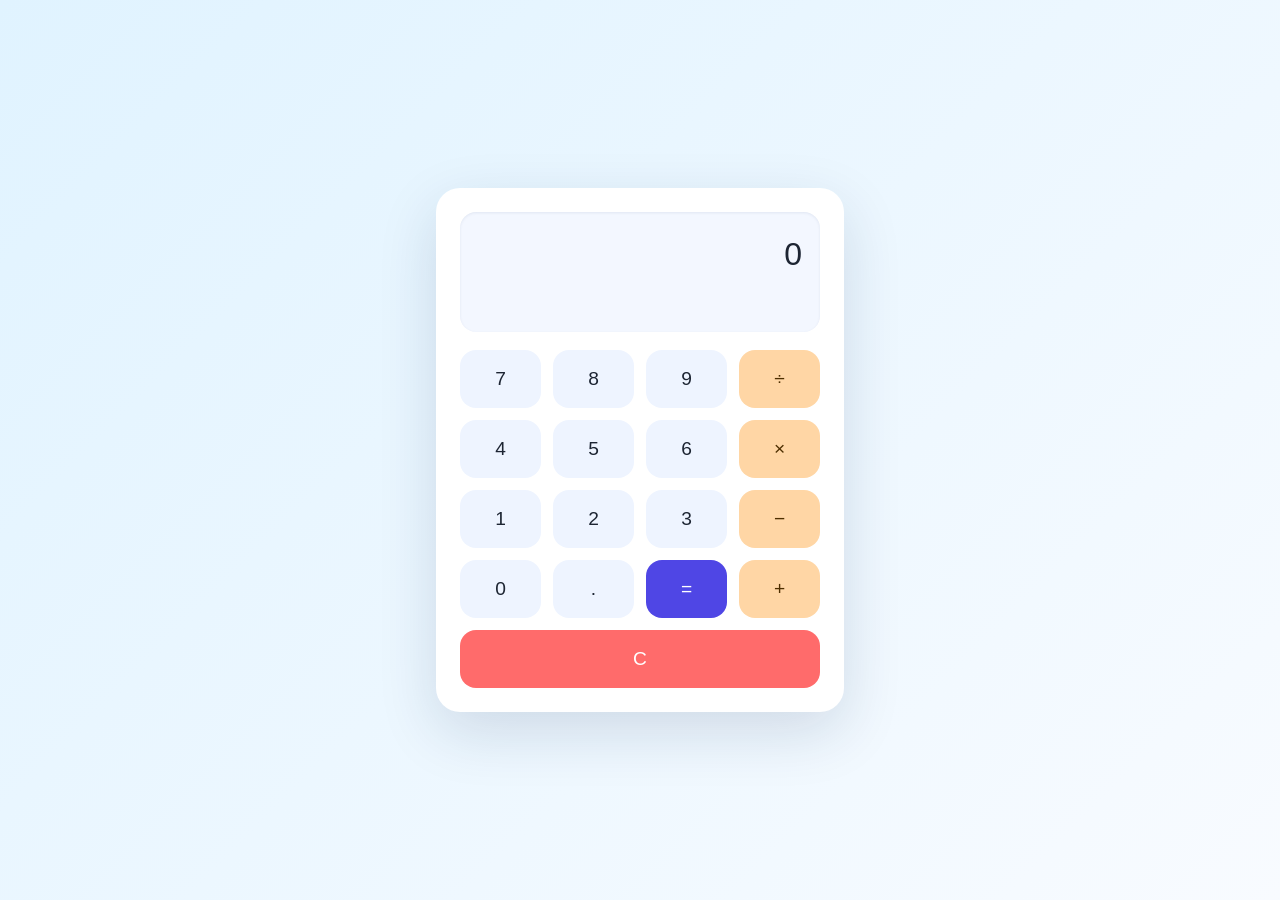
<file: calculator.html>
<!DOCTYPE html>
<html lang="en">
<head>
  <meta charset="UTF-8">
  <meta name="viewport" content="width=device-width, initial-scale=1.0">
  <title>Easy Calculator</title>
  <link rel="stylesheet" href="style.css">
</head>
<body>
  <div class="calculator">
    <div class="screen" id="screen">0</div>
    <div class="buttons">
      <button type="button" class="btn operator" onclick="press('7')">7</button>
      <button type="button" class="btn operator" onclick="press('8')">8</button>
      <button type="button" class="btn operator" onclick="press('9')">9</button>
      <button type="button" class="btn action" onclick="press('/')">÷</button>

      <button type="button" class="btn operator" onclick="press('4')">4</button>
      <button type="button" class="btn operator" onclick="press('5')">5</button>
      <button type="button" class="btn operator" onclick="press('6')">6</button>
      <button type="button" class="btn action" onclick="press('*')">×</button>

      <button type="button" class="btn operator" onclick="press('1')">1</button>
      <button type="button" class="btn operator" onclick="press('2')">2</button>
      <button type="button" class="btn operator" onclick="press('3')">3</button>
      <button type="button" class="btn action" onclick="press('-')">−</button>

      <button type="button" class="btn operator" onclick="press('0')">0</button>
      <button type="button" class="btn operator" onclick="press('.')">.</button>
      <button type="button" class="btn equals" onclick="calculate()">=</button>
      <button type="button" class="btn action" onclick="press('+')">+</button>

      <button type="button" class="btn clear" onclick="clearScreen()">C</button>
    </div>
  </div>

  <script>
    const screen = document.getElementById('screen');

    function press(value) {
      if (screen.textContent === '0' && value !== '.') {
        screen.textContent = value;
        return;
      }

      if (screen.textContent === 'Error') {
        screen.textContent = value;
        return;
      }

      screen.textContent += value;
    }

    function clearScreen() {
      screen.textContent = '0';
    }

    function calculate() {
      try {
        const expression = screen.textContent.replace('×', '*').replace('÷', '/');
        const result = Function('return ' + expression)();
        screen.textContent = result;
      } catch (error) {
        screen.textContent = 'Error';
      }
    }
  </script>
</body>
</html>
</file>
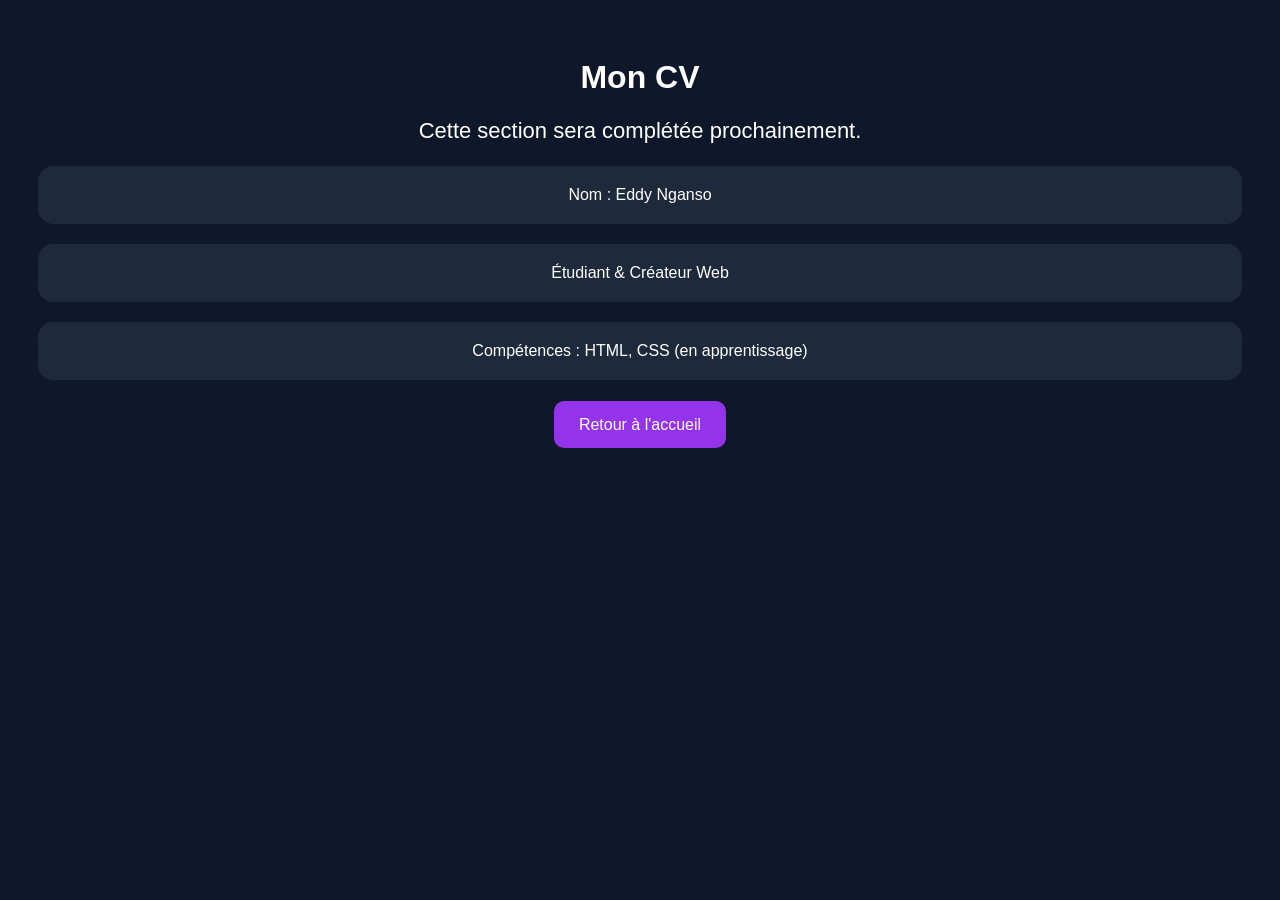
<file: cv.html>
<!DOCTYPE html>
<html>

<head>
  <meta name="viewport" content="width=device-width, initial-scale=1.0">
  <title>Mon CV</title>
</head>

<body style="
font-family:Arial;
text-align:center;
padding:30px;
background:#0f172a;
color:white;
">

  <h1>Mon CV</h1>

  <p style="font-size:22px;">
    Cette section sera complétée prochainement.
  </p>

  <div style="
  background:#1e293b;
  padding:20px;
  border-radius:15px;
  margin-top:20px;
  ">
    Nom : Eddy Nganso
  </div>

  <div style="
  background:#1e293b;
  padding:20px;
  border-radius:15px;
  margin-top:20px;
  ">
    Étudiant & Créateur Web
  </div>

  <div style="
  background:#1e293b;
  padding:20px;
  border-radius:15px;
  margin-top:20px;
  ">
    Compétences : HTML, CSS (en apprentissage)
  </div>

  <br><br>

  <a href="index.html"
  style="
  background:#9333ea;
  color:white;
  padding:15px 25px;
  text-decoration:none;
  border-radius:10px;
  ">
  Retour à l'accueil
  </a>

</body>
</html>
</file>
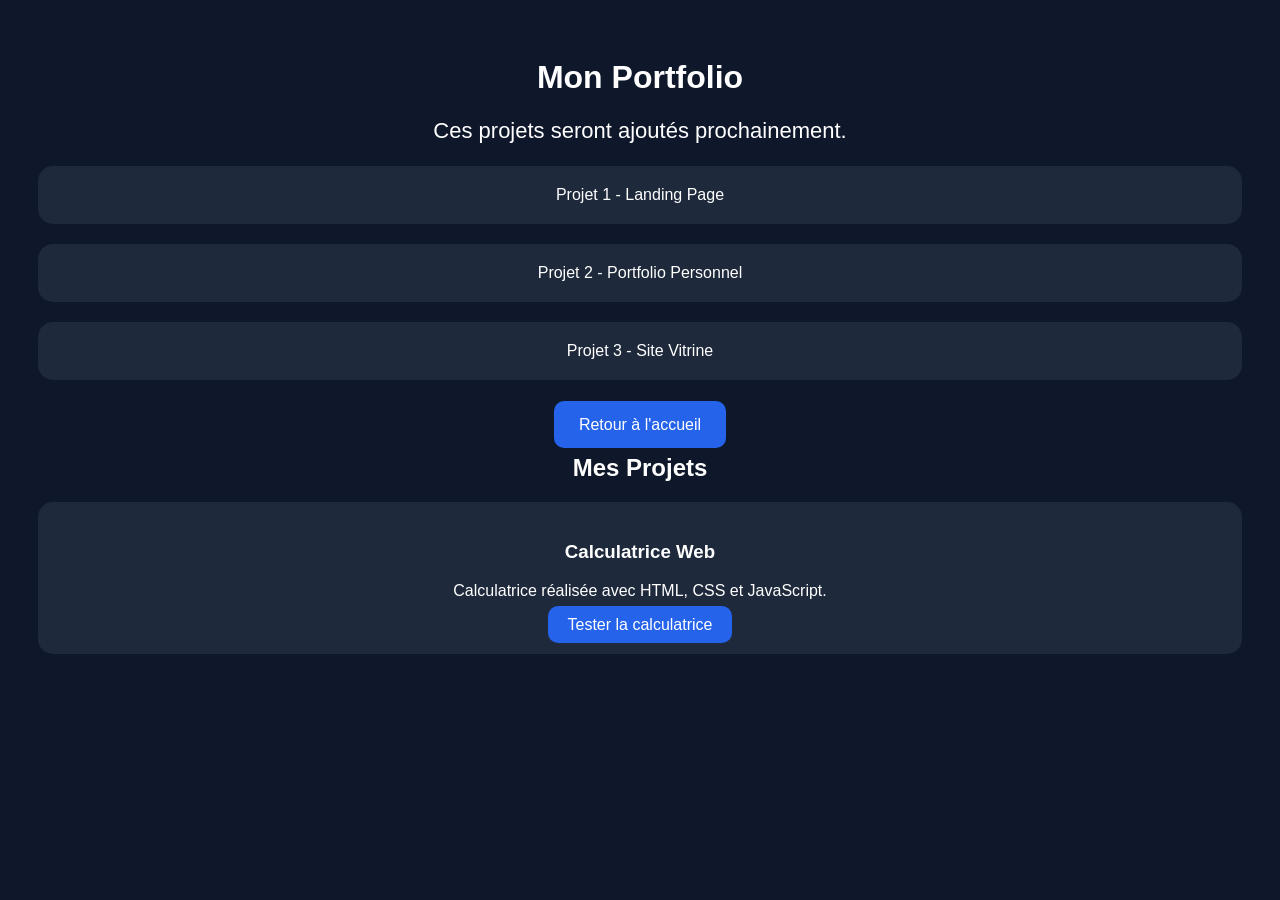
<file: portfolio.html>
<!DOCTYPE html>
<html>

<head>
  <meta name="viewport" content="width=device-width, initial-scale=1.0">
  <title>Mon Portfolio</title>
</head>

<body style="
font-family:Arial;
text-align:center;
padding:30px;
background:#0f172a;
color:white;
">

  <h1>Mon Portfolio</h1>

  <p style="font-size:22px;">
    Ces projets seront ajoutés prochainement.
  </p>

  <div style="
  background:#1e293b;
  padding:20px;
  border-radius:15px;
  margin-top:20px;
  ">
    Projet 1 - Landing Page
  </div>

  <div style="
  background:#1e293b;
  padding:20px;
  border-radius:15px;
  margin-top:20px;
  ">
    Projet 2 - Portfolio Personnel
  </div>

  <div style="
  background:#1e293b;
  padding:20px;
  border-radius:15px;
  margin-top:20px;
  ">
    Projet 3 - Site Vitrine
  </div>

  <br><br>

  <a href="index.html"
  style="
  background:#2563eb;
  color:white;
  padding:15px 25px;
  text-decoration:none;
  border-radius:10px;
  ">
  Retour à l'accueil
  </a>
  <h2>Mes Projets</h2>

<div style="
background:#1e293b;
padding:20px;
border-radius:15px;
margin-top:20px;
">

<h3>Calculatrice Web</h3>

<p>
Calculatrice réalisée avec HTML, CSS et JavaScript.
</p>

<a href="calculator.html"
style="
background:#2563eb;
color:white;
padding:10px 20px;
text-decoration:none;
border-radius:10px;
">
Tester la calculatrice
</a>

</div>

</body>
</html>
</file>
<file: style.css>
:root {
  font-family: Arial, sans-serif;
  background: #f0f4f8;
  color: #1d2533;
}

body {
  margin: 0;
  min-height: 100vh;
  display: grid;
  place-items: center;
  background: linear-gradient(135deg, #e0f3ff 0%, #f8fbff 100%);
}

.calculator {
  width: min(360px, 90vw);
  background: #ffffff;
  border-radius: 24px;
  box-shadow: 0 20px 60px rgba(16, 44, 88, 0.14);
  padding: 24px;
}

.screen {
  background: #f3f7ff;
  border-radius: 16px;
  padding: 24px 18px;
  font-size: 2rem;
  text-align: right;
  margin-bottom: 18px;
  min-height: 72px;
  box-shadow: inset 0 1px 3px rgba(16, 44, 88, 0.08);
}

.buttons {
  display: grid;
  grid-template-columns: repeat(4, 1fr);
  gap: 12px;
}

.btn {
  border: none;
  border-radius: 16px;
  padding: 18px 0;
  font-size: 1.2rem;
  cursor: pointer;
  transition: transform 0.15s ease, box-shadow 0.15s ease;
}

.btn:hover {
  transform: translateY(-1px);
}

.operator {
  background: #eef4ff;
  color: #1d2533;
}

.action {
  background: #ffd6a5;
  color: #4e2f00;
}

.equals {
  background: #4f46e5;
  color: white;
  grid-column: span 1;
}

.clear {
  background: #ff6b6b;
  color: white;
  grid-column: span 4;
}
</file>
